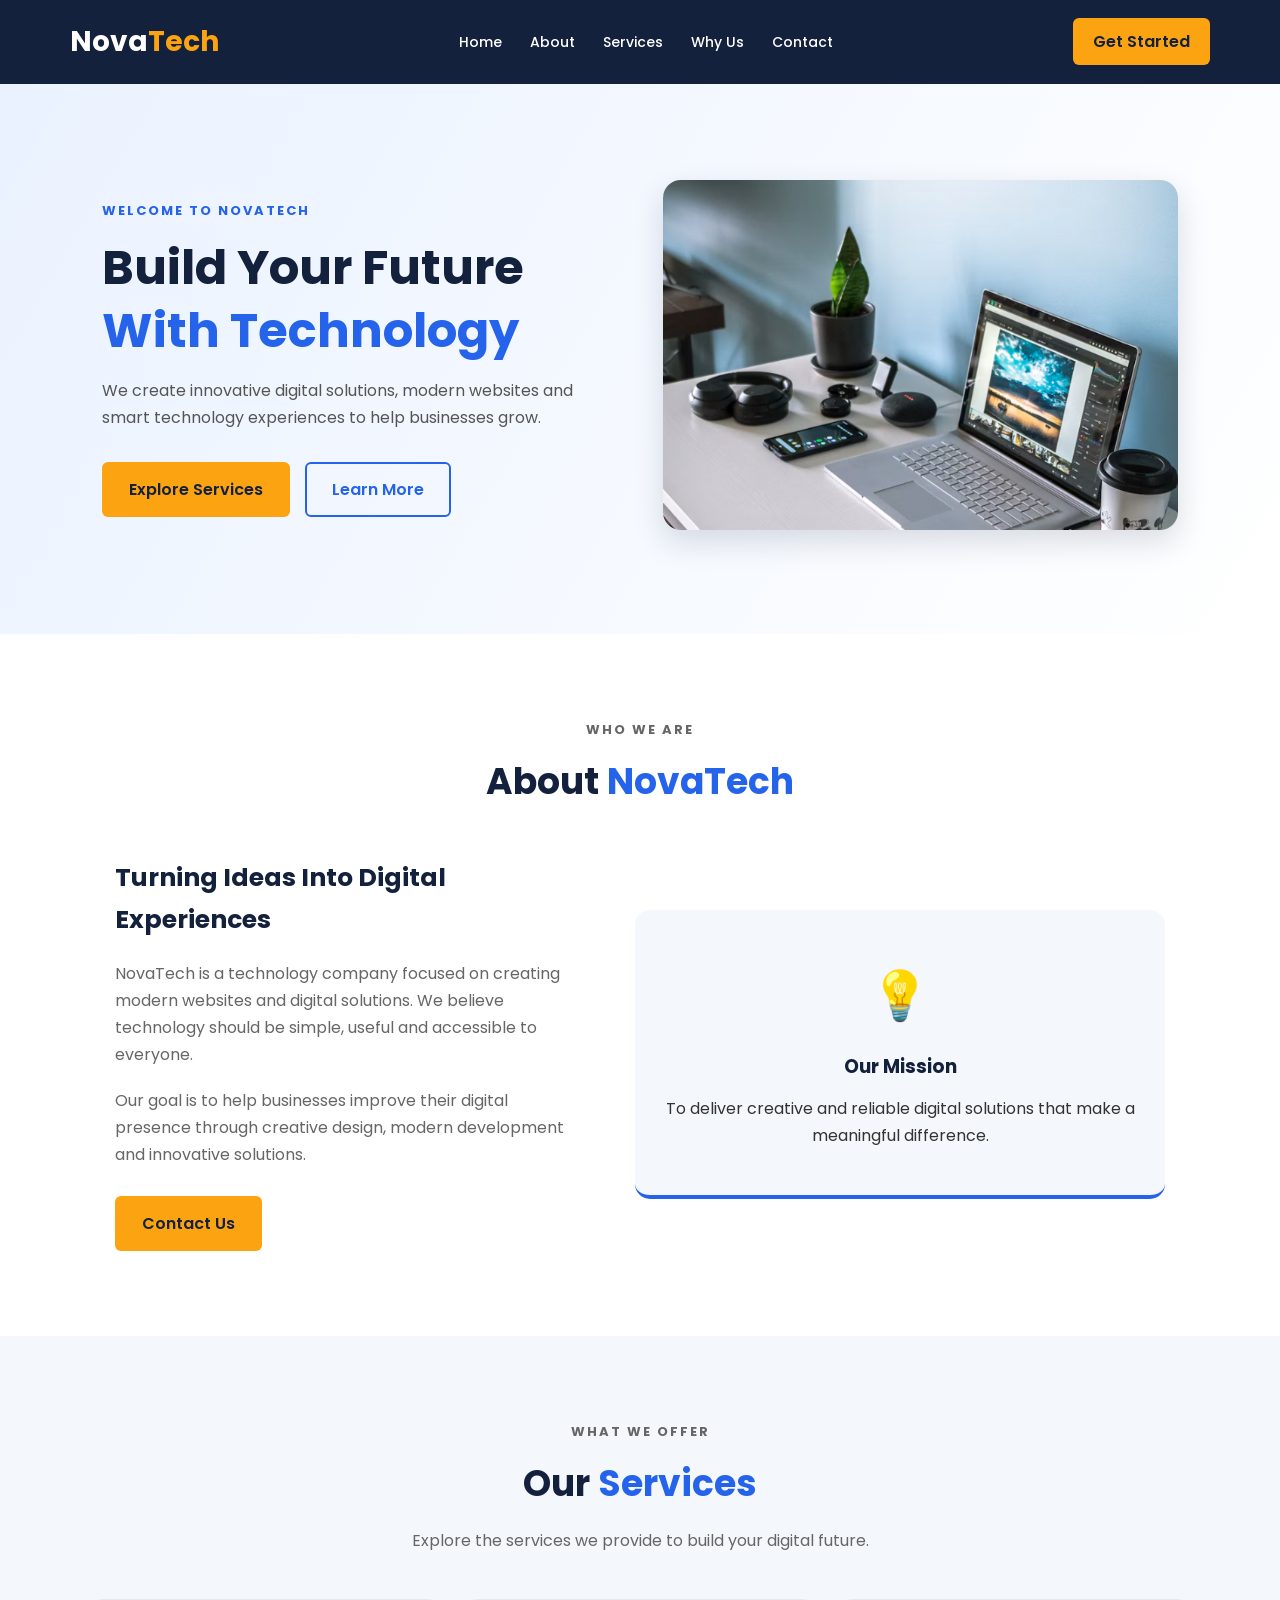
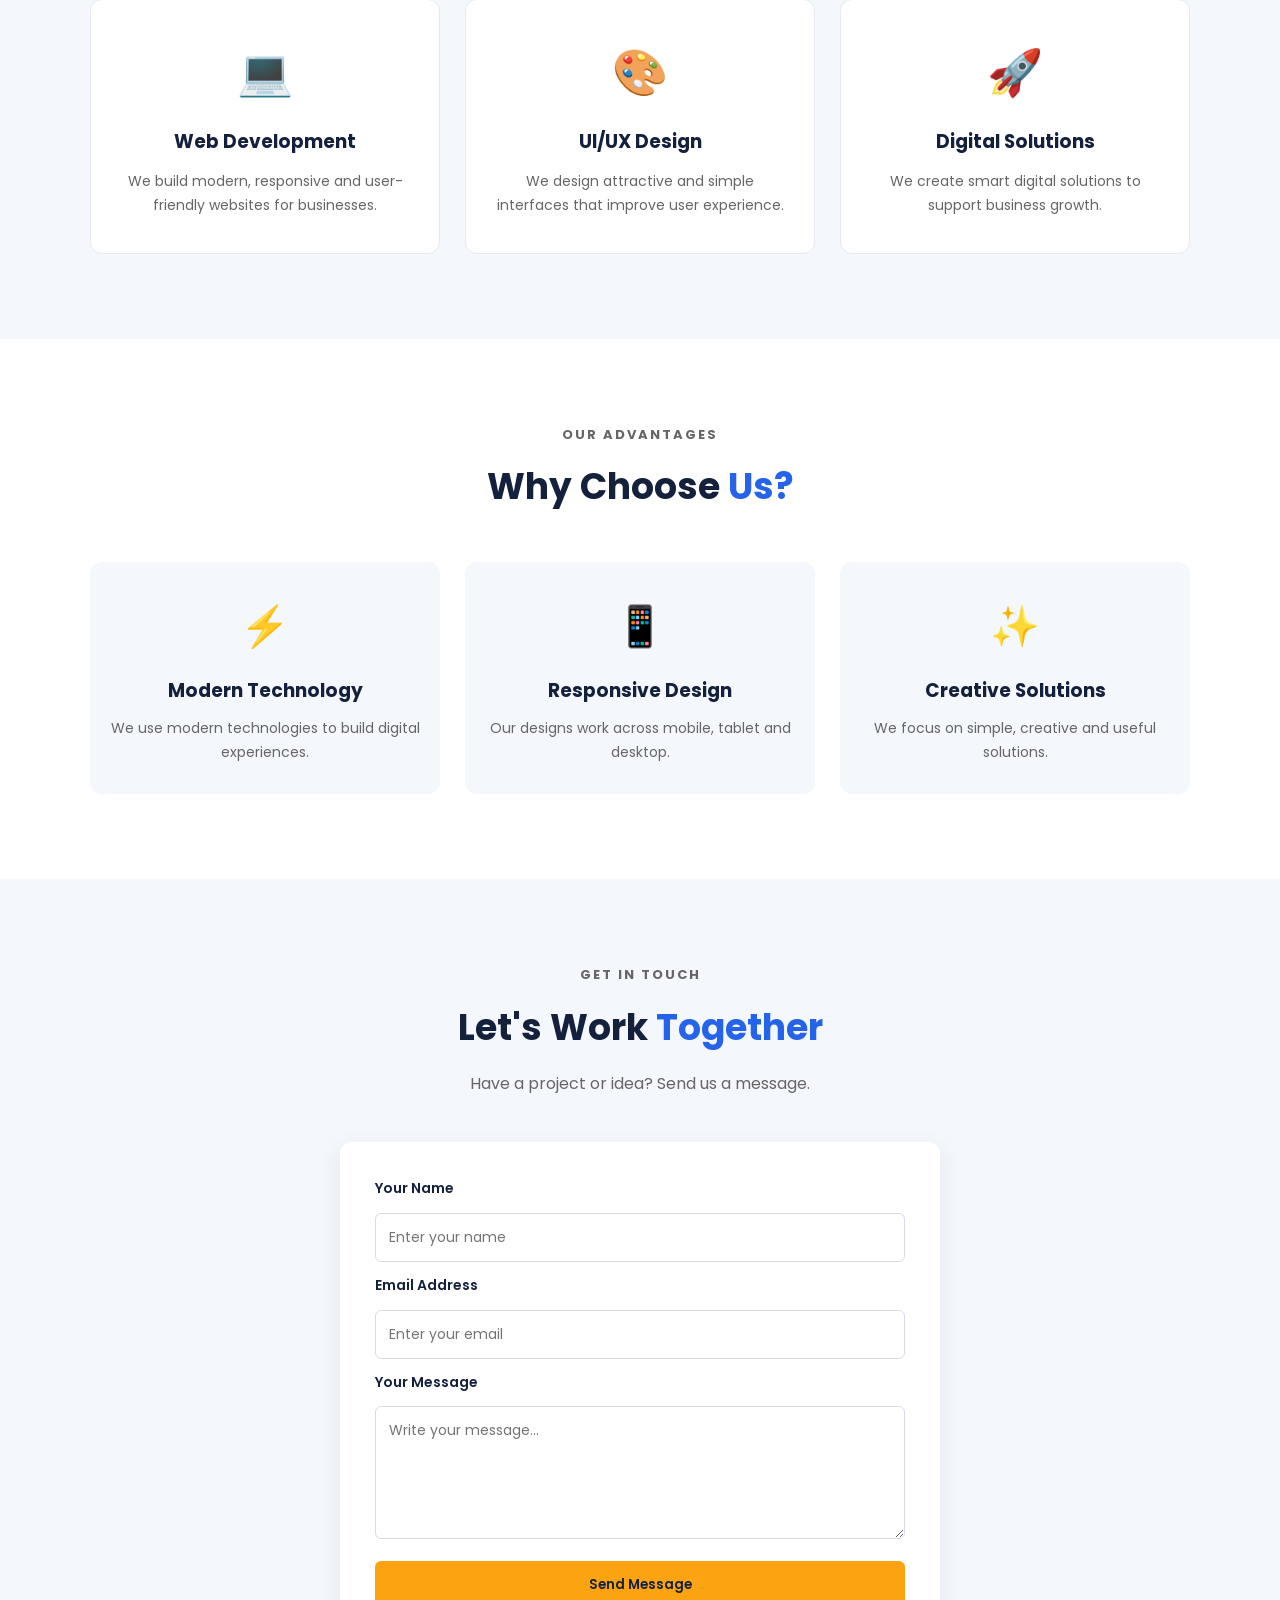
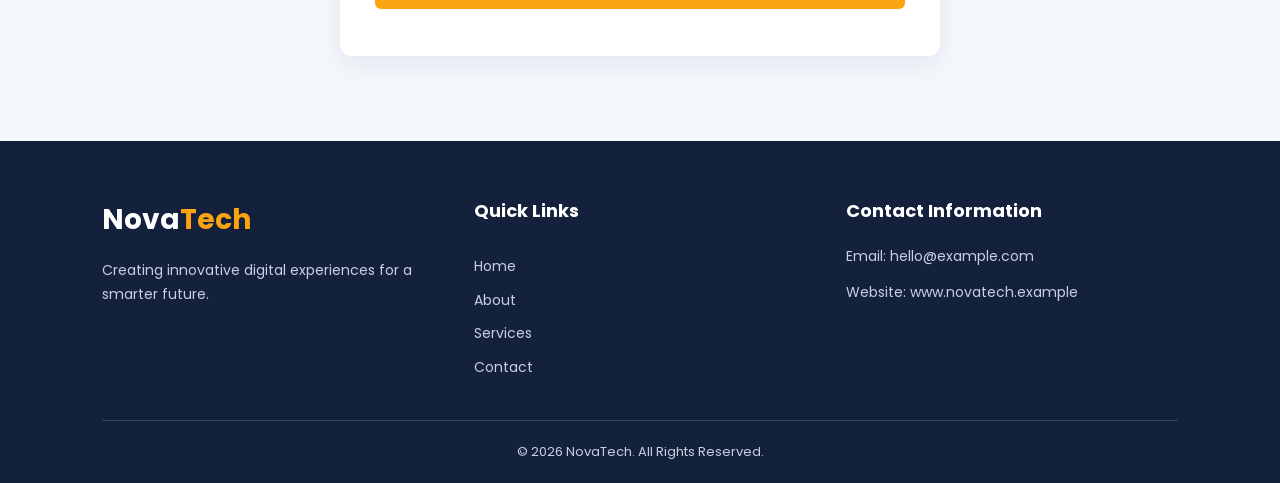
<file: Task1-Landing-Page/index.html>
<!DOCTYPE html>
<html lang="en">

<head>
    <meta charset="UTF-8">

    <meta name="viewport"
          content="width=device-width, initial-scale=1.0">

    <title>NovaTech | Technology Solutions</title>

    <!-- Google Font -->
    <link rel="preconnect" href="https://fonts.googleapis.com">
    <link rel="preconnect" href="https://fonts.gstatic.com" crossorigin>
    <link href="https://fonts.googleapis.com/css2?family=Poppins:wght@300;400;500;600;700;800&display=swap"
          rel="stylesheet">

    <!-- CSS file -->
    <link rel="stylesheet" href="style.css">
</head>

<body>

    <!-- NAVIGATION BAR -->
    <header>
        <nav class="navbar">

            <a href="#home" class="logo">
                Nova<span>Tech</span>
            </a>

            <ul class="nav-links">
                <li><a href="#home">Home</a></li>
                <li><a href="#about">About</a></li>
                <li><a href="#services">Services</a></li>
                <li><a href="#why-us">Why Us</a></li>
                <li><a href="#contact">Contact</a></li>
            </ul>

            <a href="#contact" class="nav-btn">
                Get Started
            </a>

        </nav>
    </header>


    <main>

        <!-- HERO SECTION -->
        <section id="home" class="hero">

            <div class="hero-content">

                <p class="small-heading">
                    WELCOME TO NOVATECH
                </p>

                <h1>
                    Build Your Future
                    <span>With Technology</span>
                </h1>

                <p class="hero-description">
                    We create innovative digital solutions,
                    modern websites and smart technology
                    experiences to help businesses grow.
                </p>

                <div class="hero-buttons">

                    <a href="#services" class="btn primary-btn">
                        Explore Services
                    </a>

                    <a href="#about" class="btn secondary-btn">
                        Learn More
                    </a>

                </div>

            </div>

            <div class="hero-image">

                <img src="images/hero.png"
                     alt="Modern technology and web development illustration">

            </div>

        </section>


        <!-- ABOUT SECTION -->
        <section id="about" class="about section">

            <div class="section-heading">
                <p class="small-heading">WHO WE ARE</p>
                <h2>About <span>NovaTech</span></h2>
            </div>

            <div class="about-content">

                <div class="about-text">

                    <h3>Turning Ideas Into Digital Experiences</h3>

                    <p>
                        NovaTech is a technology company focused
                        on creating modern websites and digital
                        solutions. We believe technology should
                        be simple, useful and accessible to everyone.
                    </p>

                    <p>
                        Our goal is to help businesses improve
                        their digital presence through creative
                        design, modern development and innovative
                        solutions.
                    </p>

                    <a href="#contact" class="btn primary-btn">
                        Contact Us
                    </a>

                </div>

                <div class="about-box">

                    <div class="about-icon">💡</div>

                    <h3>Our Mission</h3>

                    <p>
                        To deliver creative and reliable
                        digital solutions that make a
                        meaningful difference.
                    </p>

                </div>

            </div>

        </section>


        <!-- SERVICES SECTION -->
        <section id="services" class="services section">

            <div class="section-heading">

                <p class="small-heading">WHAT WE OFFER</p>

                <h2>Our <span>Services</span></h2>

                <p>
                    Explore the services we provide
                    to build your digital future.
                </p>

            </div>


            <div class="service-container">

                <div class="service-card">

                    <div class="service-icon">💻</div>

                    <h3>Web Development</h3>

                    <p>
                        We build modern, responsive and
                        user-friendly websites for businesses.
                    </p>

                </div>


                <div class="service-card">

                    <div class="service-icon">🎨</div>

                    <h3>UI/UX Design</h3>

                    <p>
                        We design attractive and simple
                        interfaces that improve user experience.
                    </p>

                </div>


                <div class="service-card">

                    <div class="service-icon">🚀</div>

                    <h3>Digital Solutions</h3>

                    <p>
                        We create smart digital solutions
                        to support business growth.
                    </p>

                </div>

            </div>

        </section>


        <!-- WHY CHOOSE US SECTION -->
        <section id="why-us" class="why-us section">

            <div class="section-heading">

                <p class="small-heading">OUR ADVANTAGES</p>

                <h2>Why Choose <span>Us?</span></h2>

            </div>


            <div class="features-container">

                <div class="feature">
                    <div class="feature-icon">⚡</div>
                    <h3>Modern Technology</h3>
                    <p>We use modern technologies to build digital experiences.</p>
                </div>

                <div class="feature">
                    <div class="feature-icon">📱</div>
                    <h3>Responsive Design</h3>
                    <p>Our designs work across mobile, tablet and desktop.</p>
                </div>

                <div class="feature">
                    <div class="feature-icon">✨</div>
                    <h3>Creative Solutions</h3>
                    <p>We focus on simple, creative and useful solutions.</p>
                </div>

            </div>

        </section>


        <!-- CONTACT SECTION -->
        <section id="contact" class="contact section">

            <div class="section-heading">

                <p class="small-heading">GET IN TOUCH</p>

                <h2>Let's Work <span>Together</span></h2>

                <p>
                    Have a project or idea?
                    Send us a message.
                </p>

            </div>


            <form class="contact-form" id="contactForm">

                <label for="name">Your Name</label>

                <input type="text"
                       id="name"
                       placeholder="Enter your name"
                       required>


                <label for="email">Email Address</label>

                <input type="email"
                       id="email"
                       placeholder="Enter your email"
                       required>


                <label for="message">Your Message</label>

                <textarea id="message"
                          rows="5"
                          placeholder="Write your message..."
                          required></textarea>


                <button type="submit" class="btn primary-btn">
                    Send Message
                </button>

                <p id="formMessage" class="form-message"
                   aria-live="polite"></p>

            </form>

        </section>

    </main>


    <!-- FOOTER -->
    <footer class="footer">

        <div class="footer-content">

            <div class="footer-about">

                <a href="#home" class="logo">
                    Nova<span>Tech</span>
                </a>

                <p>
                    Creating innovative digital experiences
                    for a smarter future.
                </p>

            </div>


            <div class="footer-links">

                <h3>Quick Links</h3>

                <a href="#home">Home</a>
                <a href="#about">About</a>
                <a href="#services">Services</a>
                <a href="#contact">Contact</a>

            </div>


            <div class="footer-contact">

                <h3>Contact Information</h3>

                <p>Email: hello@example.com</p>

                <p>Website: www.novatech.example</p>

            </div>

        </div>


        <div class="copyright">

            <p>
                &copy; 2026 NovaTech.
                All Rights Reserved.
            </p>

        </div>

    </footer>


    <!-- JAVASCRIPT -->
    <script>

        const contactForm =
            document.getElementById("contactForm");

        const formMessage =
            document.getElementById("formMessage");

        contactForm.addEventListener("submit", function(event) {

            event.preventDefault();

            formMessage.textContent =
                "Thank you! Your form has been filled successfully.";

            contactForm.reset();

        });

    </script>

</body>
</html>
</file>
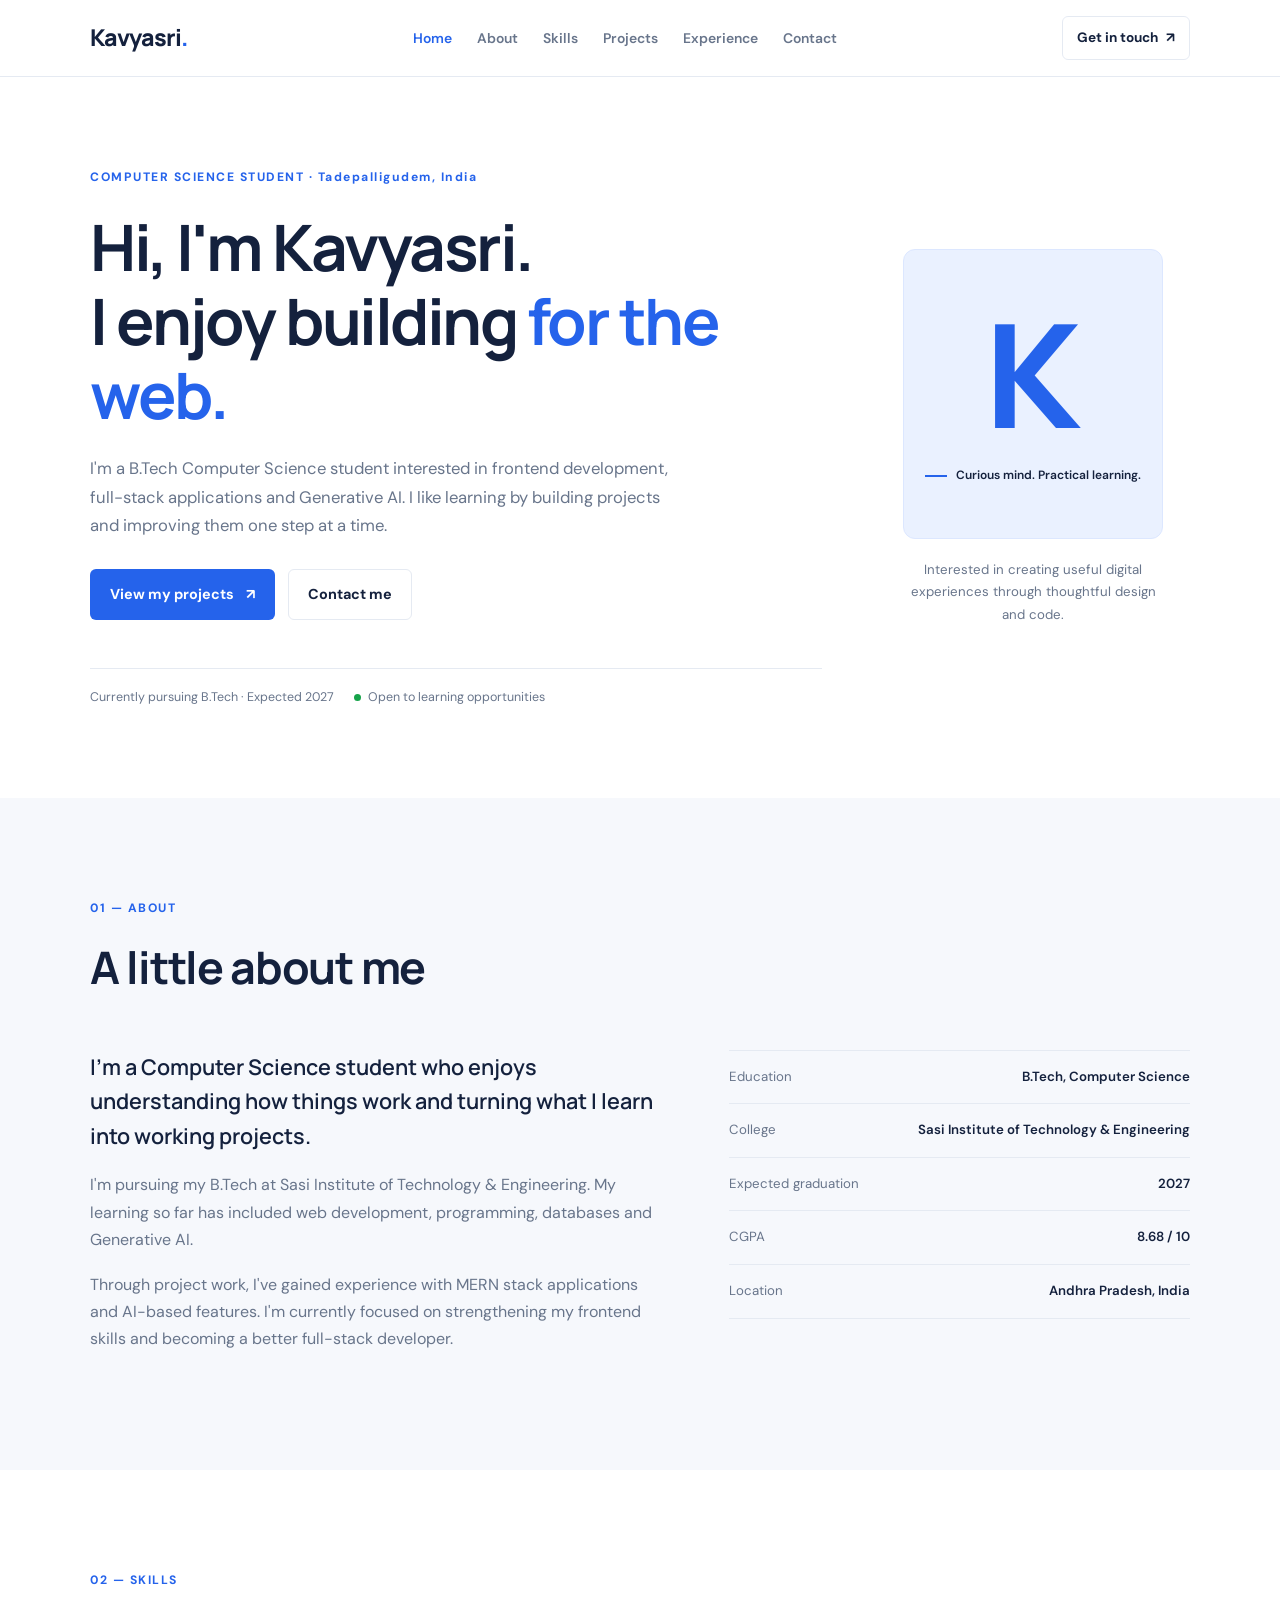
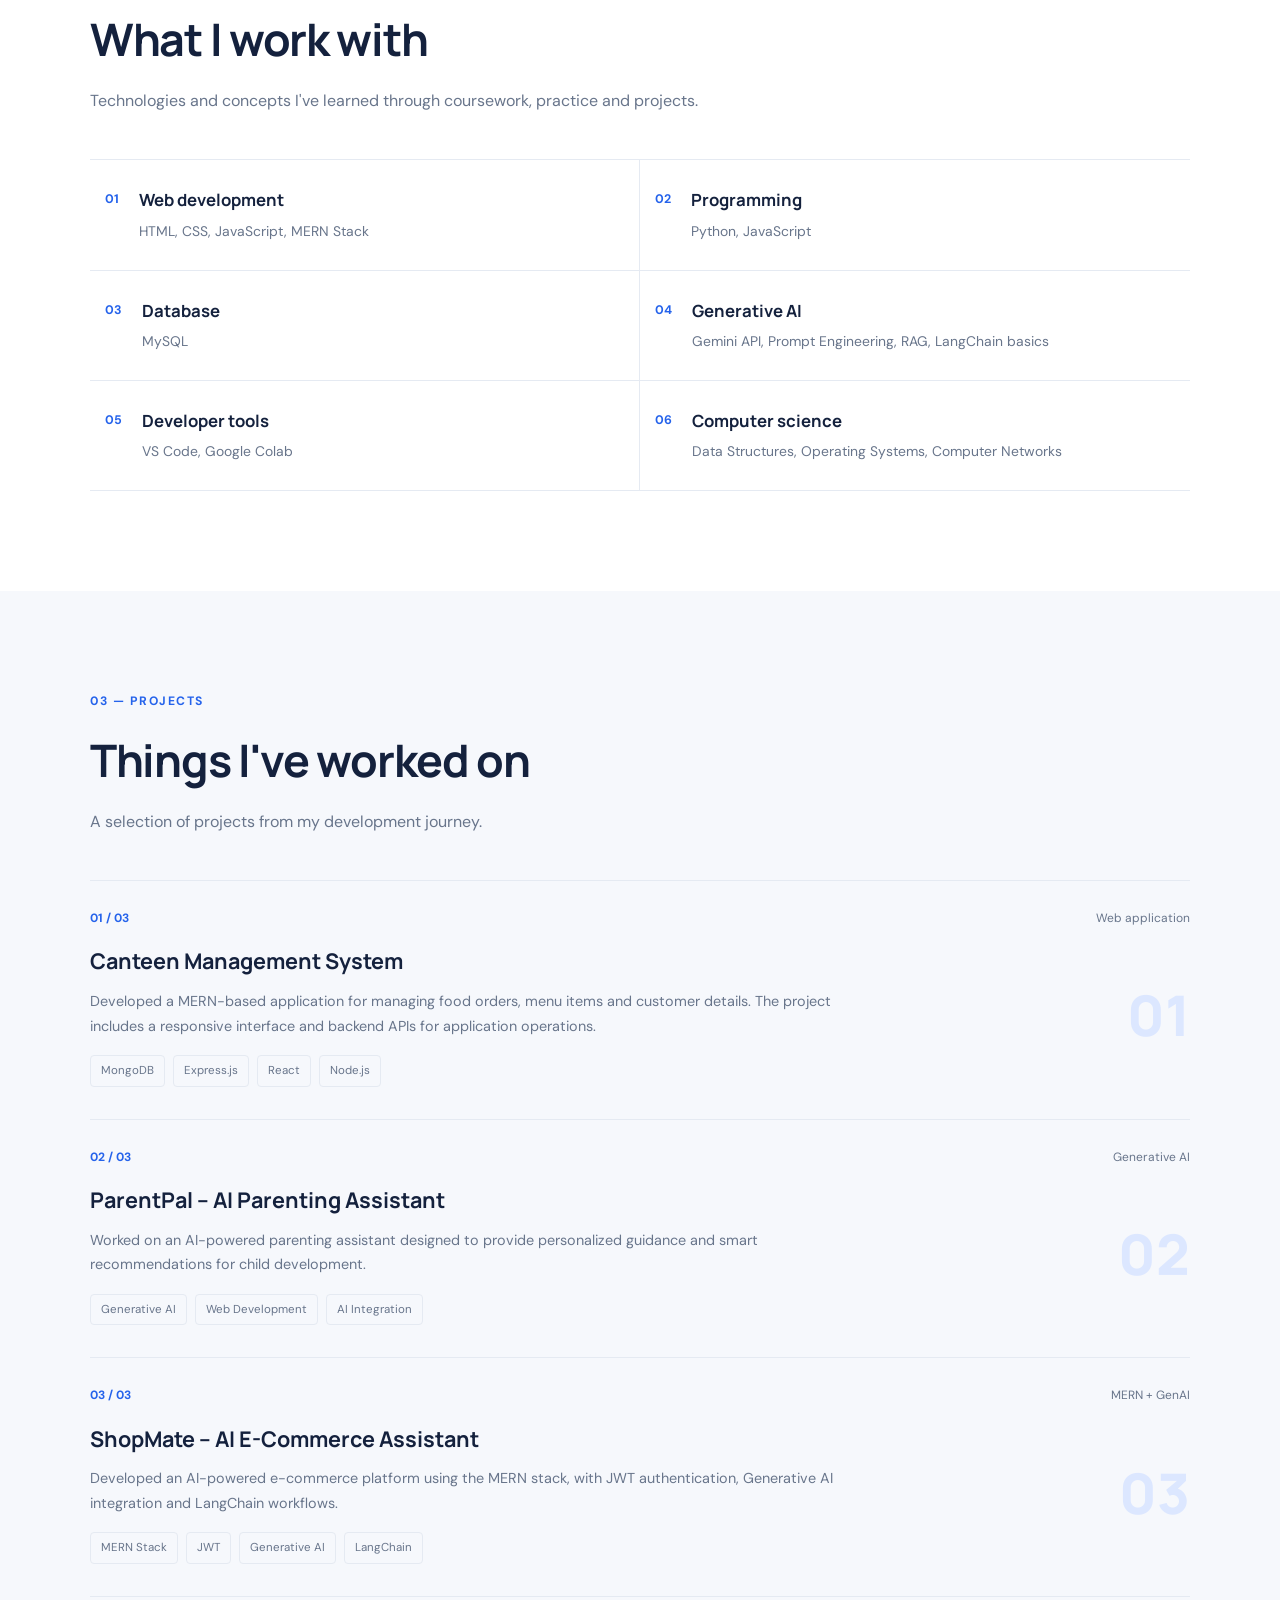
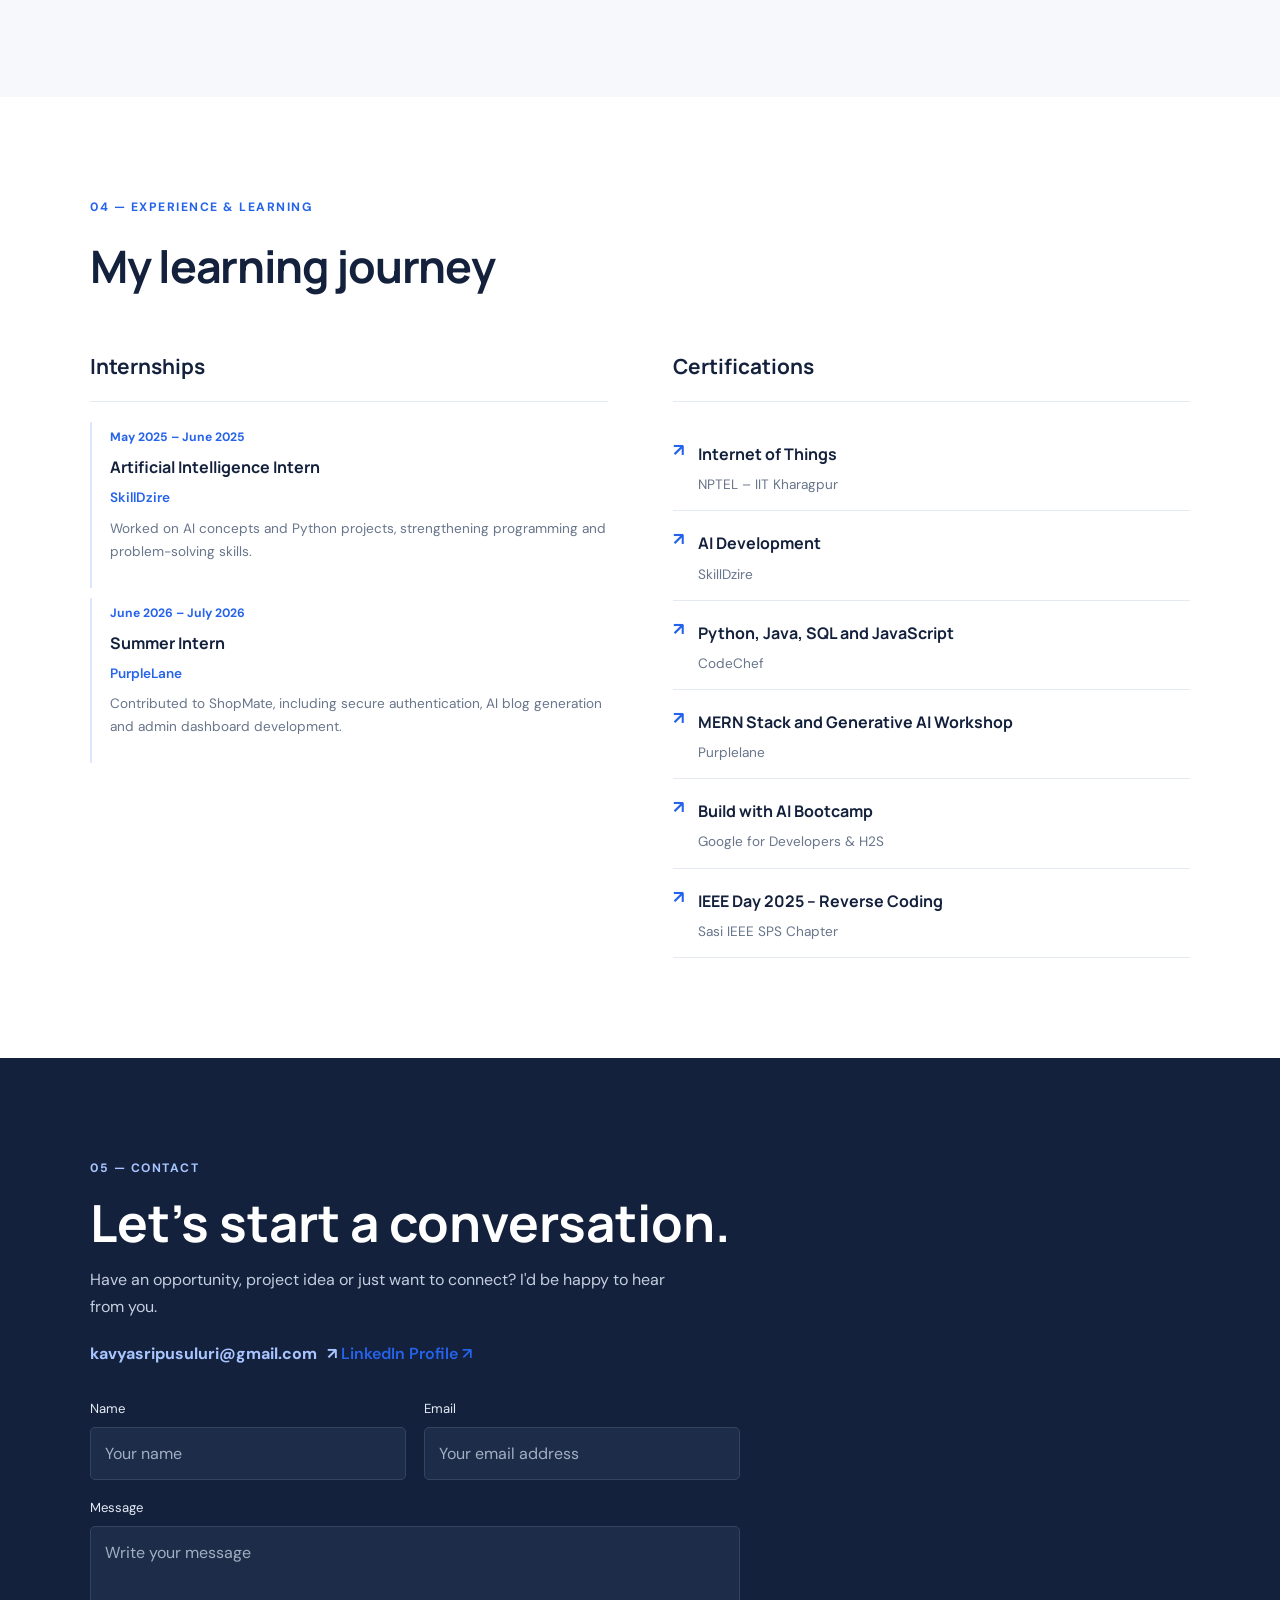
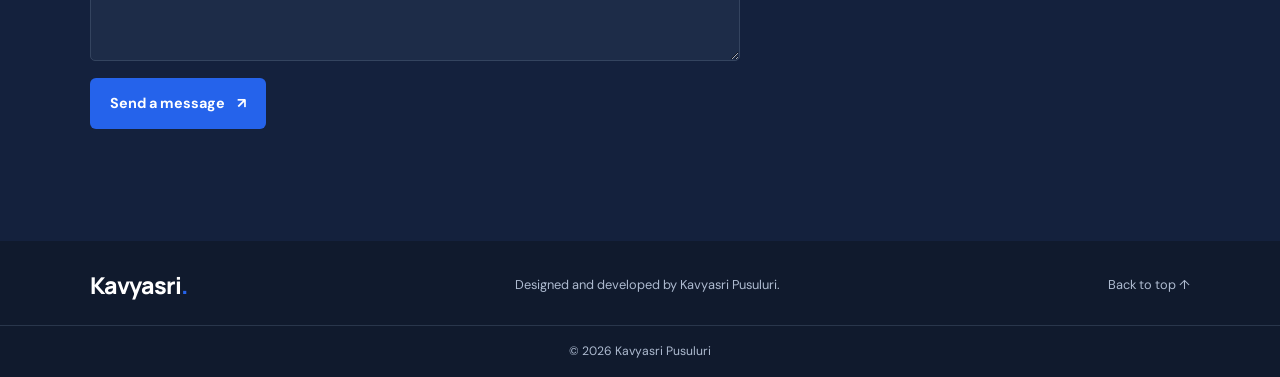
<file: Task2-Portfolio/index.html>
<!DOCTYPE html>
<html lang="en">
<head>
    <meta charset="UTF-8">
    <meta name="viewport" content="width=device-width, initial-scale=1.0">
    <meta name="description" content="Portfolio of Kavyasri Pusuluri, Computer Science student interested in web development and Generative AI.">
    <title>Kavyasri Pusuluri | Portfolio</title>

    <link rel="preconnect" href="https://fonts.googleapis.com">
    <link rel="preconnect" href="https://fonts.gstatic.com" crossorigin>
    <link href="https://fonts.googleapis.com/css2?family=DM+Sans:wght@400;500;600;700&family=Manrope:wght@400;500;600;700;800&display=swap" rel="stylesheet">

    <link rel="stylesheet" href="style.css">
</head>
<body>

    <!-- Navigation -->
    <header class="site-header">
        <nav class="navbar container">
            <a href="#home" class="logo">Kavyasri<span>.</span></a>

            <button class="menu-toggle" id="menuToggle"
                aria-label="Toggle navigation" aria-expanded="false">
                <span></span>
                <span></span>
                <span></span>
            </button>

            <ul class="nav-links" id="navLinks">
                <li><a href="#home" class="nav-link active">Home</a></li>
                <li><a href="#about" class="nav-link">About</a></li>
                <li><a href="#skills" class="nav-link">Skills</a></li>
                <li><a href="#projects" class="nav-link">Projects</a></li>
                <li><a href="#experience" class="nav-link">Experience</a></li>
                <li><a href="#contact" class="nav-link">Contact</a></li>
            </ul>

            <a href="mailto:kavyasripusuluri@gmail.com" class="header-contact">
                Get in touch <span>↗</span>
            </a>
        </nav>
    </header>

    <main>

        <!-- Hero -->
        <section class="hero container" id="home">
            <div class="hero-content reveal">
                <p class="intro-label">COMPUTER SCIENCE STUDENT · Tadepalligudem, India</p>

                <h1>
                    Hi, I'm Kavyasri.<br>
                    I enjoy building <span>for the web.</span>
                </h1>

                <p class="hero-description">
                    I'm a B.Tech Computer Science student interested in
                    frontend development, full-stack applications and
                    Generative AI. I like learning by building projects
                    and improving them one step at a time.
                </p>

                <div class="hero-actions">
                    <a href="#projects" class="button button-primary">
                        View my projects <span>↗</span>
                    </a>
                    <a href="#contact" class="button button-secondary">
                        Contact me
                    </a>
                </div>

                <div class="hero-bottom">
                    <span>Currently pursuing B.Tech · Expected 2027</span>
                    <span class="availability">
                        <span class="availability-dot"></span>
                        Open to learning opportunities
                    </span>
                </div>
            </div>

            <div class="hero-side reveal">
                <div class="initial-card">
                    <span class="initial">K</span>
                    <div class="initial-caption">
                        <span class="caption-line"></span>
                        <p>Curious mind. Practical learning.</p>
                    </div>
                </div>
                <p class="side-note">
                    Interested in creating useful digital experiences
                    through thoughtful design and code.
                </p>
            </div>
        </section>

        <!-- About -->
        <section class="section section-soft" id="about">
            <div class="container">
                <div class="section-heading reveal">
                    <p class="section-number">01 — ABOUT</p>
                    <h2>A little about me</h2>
                </div>

                <div class="about-layout">
                    <div class="about-copy reveal">
                        <p class="large-copy">
                            I'm a Computer Science student who enjoys
                            understanding how things work and turning
                            what I learn into working projects.
                        </p>

                        <p>
                            I'm pursuing my B.Tech at Sasi Institute of
                            Technology & Engineering. My learning so far
                            has included web development, programming,
                            databases and Generative AI.
                        </p>

                        <p>
                            Through project work, I've gained experience
                            with MERN stack applications and AI-based
                            features. I'm currently focused on strengthening
                            my frontend skills and becoming a better
                            full-stack developer.
                        </p>
                    </div>

                    <div class="about-details reveal">
                        <div class="detail-row">
                            <span>Education</span>
                            <strong>B.Tech, Computer Science</strong>
                        </div>
                        <div class="detail-row">
                            <span>College</span>
                            <strong>Sasi Institute of Technology & Engineering</strong>
                        </div>
                        <div class="detail-row">
                            <span>Expected graduation</span>
                            <strong>2027</strong>
                        </div>
                        <div class="detail-row">
                            <span>CGPA</span>
                            <strong>8.68 / 10</strong>
                        </div>
                        <div class="detail-row">
                            <span>Location</span>
                            <strong>Andhra Pradesh, India</strong>
                        </div>
                    </div>
                </div>
            </div>
        </section>

        <!-- Skills -->
        <section class="section" id="skills">
            <div class="container">
                <div class="section-heading reveal">
                    <p class="section-number">02 — SKILLS</p>
                    <h2>What I work with</h2>
                    <p class="section-intro">
                        Technologies and concepts I've learned through
                        coursework, practice and projects.
                    </p>
                </div>

                <div class="skills-layout">

                    <div class="skill-group reveal">
                        <span class="skill-index">01</span>
                        <div>
                            <h3>Web development</h3>
                            <p>HTML, CSS, JavaScript, MERN Stack</p>
                        </div>
                    </div>

                    <div class="skill-group reveal">
                        <span class="skill-index">02</span>
                        <div>
                            <h3>Programming</h3>
                            <p>Python, JavaScript</p>
                        </div>
                    </div>

                    <div class="skill-group reveal">
                        <span class="skill-index">03</span>
                        <div>
                            <h3>Database</h3>
                            <p>MySQL</p>
                        </div>
                    </div>

                    <div class="skill-group reveal">
                        <span class="skill-index">04</span>
                        <div>
                            <h3>Generative AI</h3>
                            <p>Gemini API, Prompt Engineering, RAG, LangChain basics</p>
                        </div>
                    </div>

                    <div class="skill-group reveal">
                        <span class="skill-index">05</span>
                        <div>
                            <h3>Developer tools</h3>
                            <p>VS Code, Google Colab</p>
                        </div>
                    </div>

                    <div class="skill-group reveal">
                        <span class="skill-index">06</span>
                        <div>
                            <h3>Computer science</h3>
                            <p>Data Structures, Operating Systems, Computer Networks</p>
                        </div>
                    </div>

                </div>
            </div>
        </section>

        <!-- Projects -->
        <section class="section section-soft" id="projects">
            <div class="container">
                <div class="section-heading reveal">
                    <p class="section-number">03 — PROJECTS</p>
                    <h2>Things I've worked on</h2>
                    <p class="section-intro">
                        A selection of projects from my development journey.
                    </p>
                </div>

                <div class="projects-list">

                    <article class="project-card reveal">
                        <div class="project-top">
                            <span class="project-count">01 / 03</span>
                            <span class="project-type">Web application</span>
                        </div>
                        <div class="project-body">
                            <div>
                                <h3>Canteen Management System</h3>
                                <p>
                                    Developed a MERN-based application for
                                    managing food orders, menu items and
                                    customer details. The project includes
                                    a responsive interface and backend APIs
                                    for application operations.
                                </p>
                                <div class="tag-list">
                                    <span>MongoDB</span>
                                    <span>Express.js</span>
                                    <span>React</span>
                                    <span>Node.js</span>
                                </div>
                            </div>
                            <div class="project-symbol">01</div>
                        </div>
                    </article>

                    <article class="project-card reveal">
                        <div class="project-top">
                            <span class="project-count">02 / 03</span>
                            <span class="project-type">Generative AI</span>
                        </div>
                        <div class="project-body">
                            <div>
                                <h3>ParentPal – AI Parenting Assistant</h3>
                                <p>
                                    Worked on an AI-powered parenting
                                    assistant designed to provide
                                    personalized guidance and smart
                                    recommendations for child development.
                                </p>
                                <div class="tag-list">
                                    <span>Generative AI</span>
                                    <span>Web Development</span>
                                    <span>AI Integration</span>
                                </div>
                            </div>
                            <div class="project-symbol">02</div>
                        </div>
                    </article>

                    <article class="project-card reveal">
                        <div class="project-top">
                            <span class="project-count">03 / 03</span>
                            <span class="project-type">MERN + GenAI</span>
                        </div>
                        <div class="project-body">
                            <div>
                                <h3>ShopMate – AI E-Commerce Assistant</h3>
                                <p>
                                    Developed an AI-powered e-commerce
                                    platform using the MERN stack, with
                                    JWT authentication, Generative AI
                                    integration and LangChain workflows.
                                </p>
                                <div class="tag-list">
                                    <span>MERN Stack</span>
                                    <span>JWT</span>
                                    <span>Generative AI</span>
                                    <span>LangChain</span>
                                </div>
                            </div>
                            <div class="project-symbol">03</div>
                        </div>
                    </article>

                </div>
            </div>
        </section>

        <!-- Experience and certifications -->
        <section class="section" id="experience">
            <div class="container">
                <div class="section-heading reveal">
                    <p class="section-number">04 — EXPERIENCE & LEARNING</p>
                    <h2>My learning journey</h2>
                </div>

                <div class="experience-layout">

                    <div class="experience-column reveal">
                        <h3 class="column-heading">Internships</h3>

                        <div class="experience-item">
                            <span class="date">May 2025 – June 2025</span>
                            <h4>Artificial Intelligence Intern</h4>
                            <p class="organization">SkillDzire</p>
                            <p>
                                Worked on AI concepts and Python projects,
                                strengthening programming and problem-solving skills.
                            </p>
                        </div>

                        <div class="experience-item">
                            <span class="date">June 2026 – July 2026</span>
                            <h4>Summer Intern</h4>
                            <p class="organization">PurpleLane</p>
                            <p>
                                Contributed to ShopMate, including secure
                                authentication, AI blog generation and
                                admin dashboard development.
                            </p>
                        </div>
                    </div>

                    <div class="experience-column reveal">
                        <h3 class="column-heading">Certifications</h3>

                        <div class="certificate-item">
                            <span class="certificate-mark">↗</span>
                            <div>
                                <h4>Internet of Things</h4>
                                <p>NPTEL – IIT Kharagpur</p>
                            </div>
                        </div>

                        <div class="certificate-item">
                            <span class="certificate-mark">↗</span>
                            <div>
                                <h4>AI Development</h4>
                                <p>SkillDzire</p>
                            </div>
                        </div>

                        <div class="certificate-item">
                            <span class="certificate-mark">↗</span>
                            <div>
                                <h4>Python, Java, SQL and JavaScript</h4>
                                <p>CodeChef</p>
                            </div>
                        </div>

                        <div class="certificate-item">
                            <span class="certificate-mark">↗</span>
                            <div>
                                <h4>MERN Stack and Generative AI Workshop</h4>
                                <p>Purplelane</p>
                            </div>
                        </div>

                        <div class="certificate-item">
                            <span class="certificate-mark">↗</span>
                            <div>
                                <h4>Build with AI Bootcamp</h4>
                                <p>Google for Developers & H2S</p>
                            </div>
                        </div>

                        <div class="certificate-item">
                            <span class="certificate-mark">↗</span>
                            <div>
                                <h4>IEEE Day 2025 – Reverse Coding</h4>
                                <p>Sasi IEEE SPS Chapter</p>
                            </div>
                        </div>
                    </div>

                </div>
            </div>
        </section>

        <!-- Contact -->
        <section class="section contact-section" id="contact">
            <div class="container">
                <div class="contact-content reveal">
                    <p class="section-number">05 — CONTACT</p>
                    <h2>Let's start a conversation.</h2>
                    <p>
                        Have an opportunity, project idea or just want
                        to connect? I'd be happy to hear from you.
                    </p>

                    <a class="email-link"
                       href="mailto:kavyasripusuluri@gmail.com">
                        kavyasripusuluri@gmail.com <span>↗</span>
                    </a>

                    <a
                        href="https://www.linkedin.com/in/pusuluri-kavya-sri/"
                        target="_blank"
                        rel="noopener noreferrer"
                        class="linkedin-link"
                    >
                        LinkedIn Profile ↗
                    </a>


                    <form id="contactForm" class="contact-form">
                        <div class="form-row">
                            <div class="form-field">
                                <label for="name">Name</label>
                                <input type="text" id="name" name="name"
                                    placeholder="Your name" required>
                            </div>

                            <div class="form-field">
                                <label for="email">Email</label>
                                <input type="email" id="email" name="email"
                                    placeholder="Your email address" required>
                            </div>
                        </div>

                        <div class="form-field">
                            <label for="message">Message</label>
                            <textarea id="message" name="message"
                                rows="4" placeholder="Write your message"
                                required></textarea>
                        </div>

                        <button type="submit" class="button button-primary">
                            Send a message <span>↗</span>
                        </button>

                        <p id="formMessage" class="form-message"
                           aria-live="polite"></p>
                    </form>
                </div>
            </div>
        </section>

    </main>

    <!-- Footer -->
    <footer class="footer">
        <div class="container footer-inner">
            <a href="#home" class="logo">Kavyasri<span>.</span></a>
            <p>Designed and developed by Kavyasri Pusuluri.</p>
            <a href="#home" class="back-to-top">Back to top ↑</a>
        </div>
        <div class="copyright">
            © 2026 Kavyasri Pusuluri
        </div>
    </footer>

    <script src="script.js"></script>
</body>
</html>
</file>
<file: Task1-Landing-Page/style.css>
/* =================================
   1. GLOBAL STYLING
================================= */

* {
    margin: 0;
    padding: 0;
    box-sizing: border-box;
}

html {
    scroll-behavior: smooth;
}

body {
    font-family: 'Poppins', sans-serif;
    color: #333333;
    background-color: #FFFFFF;
    line-height: 1.7;
}

:root {
    --navy: #14213D;
    --blue: #2563EB;
    --light-blue: #C7DDFF;
    --orange: #FCA311;
    --white: #FFFFFF;
    --light-bg: #F4F7FC;
}

::selection {
    background-color: var(--light-blue);
    color: var(--navy);
}

section {
    scroll-margin-top: 85px;
}

a {
    text-decoration: none;
}


/* =================================
   2. NAVIGATION BAR
================================= */

header {
    background-color: var(--navy);
    position: sticky;
    top: 0;
    z-index: 1000;
}

.navbar {
    max-width: 1200px;
    margin: auto;
    padding: 18px 30px;

    display: flex;
    justify-content: space-between;
    align-items: center;
}

.logo {
    font-size: 28px;
    font-weight: 700;
    color: var(--white);
}

.logo span {
    color: var(--orange);
}

.nav-links {
    display: flex;
    list-style: none;
    gap: 28px;
}

.nav-links a {
    color: var(--white);
    font-size: 14px;
    font-weight: 500;
    transition: color 0.3s ease;
}

.nav-links a:hover {
    color: var(--light-blue);
}

.nav-btn {
    background-color: var(--orange);
    color: var(--navy);
    padding: 10px 20px;
    border-radius: 6px;
    font-weight: 600;
    transition: all 0.3s ease;
}

.nav-btn:hover {
    background-color: var(--white);
    transform: translateY(-3px);
}


/* =================================
   3. COMMON SECTION STYLING
================================= */

.section {
    padding: 85px 30px;
}

.section-heading {
    text-align: center;
    margin-bottom: 45px;
}

.small-heading {
    color: var(--blue);
    font-size: 13px;
    font-weight: 700;
    letter-spacing: 2px;
    margin-bottom: 10px;
}

.section-heading h2 {
    color: var(--navy);
    font-size: 36px;
    margin-bottom: 12px;
}

.section-heading h2 span {
    color: var(--blue);
}

.section-heading p {
    color: #666666;
}


/* =================================
   4. HERO SECTION
================================= */

.hero {
    min-height: 550px;
    padding: 80px 8%;

    display: flex;
    justify-content: space-between;
    align-items: center;
    gap: 45px;

    background: linear-gradient(
        120deg,
        #EAF2FF,
        #FFFFFF
    );
}

.hero-content {
    flex: 1;
    max-width: 580px;
}

.hero-content h1 {
    color: var(--navy);
    font-size: 48px;
    line-height: 1.3;
    margin: 15px 0;
}

.hero-content h1 span {
    color: var(--blue);
}

.hero-description {
    color: #555555;
    font-size: 16px;
    margin-bottom: 30px;
}

.hero-buttons {
    display: flex;
    flex-wrap: wrap;
    gap: 15px;
}

.btn {
    display: inline-block;
    padding: 12px 25px;
    border-radius: 6px;
    font-weight: 600;
    border: 2px solid transparent;
    cursor: pointer;
    font-family: inherit;

    transition: all 0.3s ease;
}

.primary-btn {
    background-color: var(--orange);
    color: var(--navy);
}

.primary-btn:hover {
    background-color: #E89500;
    transform: translateY(-4px);
    box-shadow: 0 8px 18px rgba(252, 163, 17, 0.25);
}

.secondary-btn {
    border-color: var(--blue);
    color: var(--blue);
}

.secondary-btn:hover {
    background-color: var(--blue);
    color: var(--white);
    transform: translateY(-4px);
}

.hero-image {
    flex: 1;
    max-width: 520px;
}

.hero-image img {
    width: 100%;
    height: 350px;
    object-fit: cover;
    border-radius: 18px;
    box-shadow: 0 12px 30px rgba(20, 33, 61, 0.15);
    transition: transform 0.4s ease;
}

.hero-image img:hover {
    transform: scale(1.03);
}


/* =================================
   5. ABOUT SECTION
================================= */

.about {
    background-color: var(--white);
}

.about-content {
    max-width: 1050px;
    margin: auto;

    display: flex;
    align-items: center;
    gap: 50px;
}

.about-text {
    flex: 1;
}

.about-text h3 {
    color: var(--navy);
    font-size: 25px;
    margin-bottom: 18px;
}

.about-text p {
    color: #666666;
    margin-bottom: 18px;
}

.about-text .btn {
    margin-top: 10px;
}

.about-box {
    flex: 1;
    background-color: var(--light-bg);
    padding: 45px 30px;
    border-radius: 15px;
    text-align: center;
    border-bottom: 4px solid var(--blue);
    transition: all 0.3s ease;
}

.about-box:hover {
    transform: translateY(-8px);
    box-shadow: 0 12px 25px rgba(20, 33, 61, 0.1);
}

.about-icon {
    font-size: 48px;
    margin-bottom: 15px;
}

.about-box h3 {
    color: var(--navy);
    margin-bottom: 12px;
}


/* =================================
   6. SERVICES SECTION
================================= */

.services {
    background-color: var(--light-bg);
}

.service-container {
    max-width: 1100px;
    margin: auto;

    display: grid;
    grid-template-columns: repeat(3, 1fr);
    gap: 25px;
}

.service-card {
    background-color: var(--white);
    padding: 35px 25px;
    border-radius: 12px;
    text-align: center;

    border: 1px solid #E5EAF2;

    transition: all 0.3s ease;
}

.service-card:hover {
    transform: translateY(-10px);
    border-color: var(--blue);
    box-shadow: 0 12px 25px rgba(20, 33, 61, 0.12);
}

.service-icon {
    font-size: 45px;
    margin-bottom: 15px;
}

.service-card h3 {
    color: var(--navy);
    margin-bottom: 12px;
}

.service-card p {
    color: #666666;
    font-size: 14px;
}


/* =================================
   7. WHY CHOOSE US SECTION
================================= */

.why-us {
    background-color: var(--white);
}

.features-container {
    max-width: 1100px;
    margin: auto;

    display: grid;
    grid-template-columns: repeat(3, 1fr);
    gap: 25px;
}

.feature {
    text-align: center;
    padding: 30px 20px;
    border-radius: 12px;
    background-color: var(--light-bg);
    transition: all 0.3s ease;
}

.feature:hover {
    transform: translateY(-7px);
    background-color: #EAF2FF;
}

.feature-icon {
    font-size: 40px;
    margin-bottom: 15px;
}

.feature h3 {
    color: var(--navy);
    margin-bottom: 10px;
}

.feature p {
    color: #666666;
    font-size: 14px;
}


/* =================================
   8. CONTACT SECTION
================================= */

.contact {
    background-color: var(--light-bg);
}

.contact-form {
    max-width: 600px;
    margin: auto;

    background-color: var(--white);
    padding: 35px;
    border-radius: 12px;

    box-shadow: 0 8px 25px rgba(20, 33, 61, 0.08);

    display: flex;
    flex-direction: column;
    gap: 12px;
}

.contact-form label {
    color: var(--navy);
    font-weight: 600;
    font-size: 14px;
}

.contact-form input,
.contact-form textarea {
    width: 100%;
    padding: 13px;
    border: 1px solid #D5DCE8;
    border-radius: 6px;

    font-family: inherit;
    font-size: 14px;

    outline: none;
    transition: border-color 0.3s ease;
}

.contact-form input:focus,
.contact-form textarea:focus {
    border-color: var(--blue);
}

.contact-form textarea {
    resize: vertical;
}

.contact-form button {
    margin-top: 10px;
}

.form-message {
    color: var(--blue);
    font-size: 14px;
    text-align: center;
}


/* =================================
   9. FOOTER
================================= */

.footer {
    background-color: var(--navy);
    color: var(--white);
    padding: 55px 8% 20px;
}

.footer-content {
    max-width: 1100px;
    margin: auto;

    display: grid;
    grid-template-columns: repeat(3, 1fr);
    gap: 40px;
}

.footer-about p {
    color: #C7D0E0;
    margin-top: 15px;
    font-size: 14px;
}

.footer h3 {
    margin-bottom: 18px;
    font-size: 18px;
}

.footer-links {
    display: flex;
    flex-direction: column;
    gap: 10px;
}

.footer-links a {
    color: #C7D0E0;
    font-size: 14px;
    transition: color 0.3s ease;
}

.footer-links a:hover {
    color: var(--light-blue);
}

.footer-contact p {
    color: #C7D0E0;
    font-size: 14px;
    margin-bottom: 12px;
}

.copyright {
    text-align: center;
    border-top: 1px solid #39445B;
    margin-top: 40px;
    padding-top: 20px;
    color: #C7D0E0;
    font-size: 13px;
}


/* =================================
   10. HEADING HOVER EFFECT
================================= */

h1, h2, h3 {
    transition: color 0.3s ease;
}

h1:hover,
h2:hover,
h3:hover {
    color: var(--blue);
}


/* =================================
   11. RESPONSIVE DESIGN
================================= */

@media (max-width: 900px) {

    .navbar {
        flex-wrap: wrap;
        justify-content: center;
        gap: 18px;
    }

    .hero {
        padding: 60px 5%;
    }

    .hero-content h1 {
        font-size: 38px;
    }

    .service-container,
    .features-container {
        grid-template-columns: repeat(2, 1fr);
    }

}

@media (max-width: 600px) {

    .navbar {
        flex-direction: column;
        padding: 18px;
    }

    .nav-links {
        gap: 12px;
        justify-content: center;
        flex-wrap: wrap;
    }

    .nav-links a {
        font-size: 12px;
    }

    .nav-btn {
        display: none;
    }

    .hero {
        flex-direction: column;
        text-align: center;
        padding: 55px 20px;
    }

    .hero-content h1 {
        font-size: 32px;
    }

    .hero-buttons {
        justify-content: center;
    }

    .hero-image img {
        height: 250px;
    }

    .section {
        padding: 60px 20px;
    }

    .section-heading h2 {
        font-size: 28px;
    }

    .about-content {
        flex-direction: column;
    }

    .service-container,
    .features-container {
        grid-template-columns: 1fr;
    }

    .contact-form {
        padding: 22px;
    }

    .footer-content {
        grid-template-columns: 1fr;
        gap: 30px;
    }

}
</file>
<file: Task2-Portfolio/style.css>
:root {
    --background: #ffffff;
    --soft-background: #f6f8fc;
    --navy: #14213d;
    --blue: #2563eb;
    --blue-light: #eaf1ff;
    --text: #26334a;
    --muted: #68758b;
    --border: #e5eaf2;
    --white: #ffffff;
}

* {
    margin: 0;
    padding: 0;
    box-sizing: border-box;
}

html {
    scroll-behavior: smooth;
    scroll-padding-top: 90px;
}

body {
    background: var(--background);
    color: var(--text);
    font-family: "DM Sans", sans-serif;
    line-height: 1.7;
}

::selection {
    background: #d7e5ff;
    color: var(--navy);
}

a {
    text-decoration: none;
    color: inherit;
}

button, input, textarea {
    font: inherit;
}

.container {
    width: min(1100px, 90%);
    margin: 0 auto;
}

.section {
    padding: 100px 0;
}

.section-soft {
    background: var(--soft-background);
}

/* Navigation */

.site-header {
    position: sticky;
    top: 0;
    z-index: 100;
    background: rgba(255, 255, 255, 0.95);
    backdrop-filter: blur(12px);
    border-bottom: 1px solid var(--border);
}

.navbar {
    min-height: 76px;
    display: flex;
    align-items: center;
    justify-content: space-between;
    gap: 25px;
}

.logo {
    font-family: "Manrope", sans-serif;
    color: var(--navy);
    font-size: 1.45rem;
    font-weight: 800;
    letter-spacing: -1px;
}

.logo span {
    color: var(--blue);
}

.nav-links {
    display: flex;
    align-items: center;
    gap: 25px;
    list-style: none;
}

.nav-link {
    color: var(--muted);
    font-size: 0.87rem;
    font-weight: 600;
    transition: color 0.25s;
}

.nav-link:hover,
.nav-link.active {
    color: var(--blue);
}

.header-contact {
    color: var(--navy);
    border: 1px solid var(--border);
    border-radius: 6px;
    padding: 9px 14px;
    font-size: 0.85rem;
    font-weight: 700;
    transition: 0.25s;
}

.header-contact:hover {
    border-color: var(--blue);
    color: var(--blue);
}

.header-contact span {
    margin-left: 5px;
}

.menu-toggle {
    display: none;
    background: none;
    border: none;
    cursor: pointer;
}

/* Hero */

.hero {
    min-height: 610px;
    display: grid;
    grid-template-columns: 1.4fr 0.6fr;
    align-items: center;
    gap: 55px;
    padding-top: 90px;
    padding-bottom: 90px;
}

.intro-label,
.section-number {
    color: var(--blue);
    font-size: 0.76rem;
    font-weight: 700;
    letter-spacing: 1.5px;
}

.hero h1 {
    color: var(--navy);
    font-family: "Manrope", sans-serif;
    font-size: clamp(2.7rem, 5vw, 4.2rem);
    line-height: 1.16;
    letter-spacing: -2.5px;
    margin: 22px 0;
}

.hero h1 span {
    color: var(--blue);
}

.hero-description {
    color: var(--muted);
    max-width: 600px;
    font-size: 1.04rem;
}

.hero-actions {
    display: flex;
    flex-wrap: wrap;
    gap: 13px;
    margin-top: 30px;
}

.button {
    display: inline-flex;
    justify-content: center;
    align-items: center;
    gap: 12px;
    padding: 12px 19px;
    border: 1px solid transparent;
    border-radius: 6px;
    font-weight: 700;
    font-size: 0.9rem;
    cursor: pointer;
    transition: transform 0.25s, background 0.25s, border-color 0.25s;
}

.button:hover {
    transform: translateY(-3px);
}

.button-primary {
    color: var(--white);
    background: var(--blue);
}

.button-primary:hover {
    background: #1d4ed8;
}

.button-secondary {
    color: var(--navy);
    background: var(--white);
    border-color: var(--border);
}

.button-secondary:hover {
    color: var(--blue);
    border-color: var(--blue);
}

.hero-bottom {
    display: flex;
    flex-wrap: wrap;
    gap: 20px;
    margin-top: 48px;
    padding-top: 18px;
    border-top: 1px solid var(--border);
    color: var(--muted);
    font-size: 0.78rem;
}

.availability {
    display: flex;
    align-items: center;
    gap: 7px;
}

.availability-dot {
    width: 7px;
    height: 7px;
    background: #16a34a;
    border-radius: 50%;
}

.hero-side {
    display: flex;
    flex-direction: column;
    align-items: center;
}

.initial-card {
    width: 260px;
    height: 290px;
    background: var(--blue-light);
    border: 1px solid #dce7ff;
    border-radius: 12px;
    display: flex;
    flex-direction: column;
    align-items: center;
    justify-content: center;
    position: relative;
}

.initial {
    font-family: "Manrope", sans-serif;
    color: var(--blue);
    font-size: 9rem;
    font-weight: 800;
    line-height: 1;
}

.initial-caption {
    display: flex;
    align-items: center;
    gap: 9px;
    margin-top: 20px;
    color: var(--navy);
    font-size: 0.75rem;
    font-weight: 600;
}

.caption-line {
    height: 2px;
    width: 22px;
    background: var(--blue);
}

.side-note {
    color: var(--muted);
    text-align: center;
    font-size: 0.83rem;
    max-width: 260px;
    margin-top: 20px;
}

/* Section headings */

.section-heading {
    margin-bottom: 45px;
}

.section-heading h2 {
    color: var(--navy);
    font-family: "Manrope", sans-serif;
    font-size: clamp(2rem, 4vw, 2.8rem);
    letter-spacing: -1.3px;
    margin-top: 10px;
}

.section-intro {
    color: var(--muted);
    margin-top: 10px;
}

/* About */

.about-layout {
    display: grid;
    grid-template-columns: 1.1fr 0.9fr;
    gap: 75px;
}

.about-copy p {
    color: var(--muted);
    margin-bottom: 18px;
}

.about-copy .large-copy {
    color: var(--navy);
    font-family: "Manrope", sans-serif;
    font-size: 1.35rem;
    font-weight: 600;
    line-height: 1.6;
}

.about-details {
    border-top: 1px solid var(--border);
}

.detail-row {
    display: flex;
    justify-content: space-between;
    gap: 20px;
    padding: 15px 0;
    border-bottom: 1px solid var(--border);
}

.detail-row span {
    color: var(--muted);
    font-size: 0.83rem;
}

.detail-row strong {
    color: var(--navy);
    text-align: right;
    font-size: 0.83rem;
    font-weight: 600;
}

/* Skills */

.skills-layout {
    display: grid;
    grid-template-columns: 1fr 1fr;
    border-top: 1px solid var(--border);
}

.skill-group {
    display: flex;
    align-items: flex-start;
    gap: 20px;
    padding: 26px 15px;
    border-bottom: 1px solid var(--border);
    transition: background 0.25s;
}

.skill-group:nth-child(odd) {
    border-right: 1px solid var(--border);
}

.skill-group:hover {
    background: var(--soft-background);
}

.skill-index {
    color: var(--blue);
    font-size: 0.78rem;
    font-weight: 700;
    padding-top: 3px;
}

.skill-group h3 {
    color: var(--navy);
    font-family: "Manrope", sans-serif;
    font-size: 1.05rem;
    margin-bottom: 5px;
}

.skill-group p {
    color: var(--muted);
    font-size: 0.87rem;
}

/* Projects */

.projects-list {
    border-top: 1px solid var(--border);
}

.project-card {
    padding: 27px 0 32px;
    border-bottom: 1px solid var(--border);
    transition: padding 0.25s;
}

.project-card:hover {
    padding-left: 12px;
}

.project-top {
    display: flex;
    justify-content: space-between;
    color: var(--muted);
    font-size: 0.75rem;
}

.project-count {
    color: var(--blue);
    font-weight: 700;
}

.project-body {
    display: flex;
    justify-content: space-between;
    align-items: center;
    gap: 30px;
    margin-top: 15px;
}

.project-body h3 {
    color: var(--navy);
    font-family: "Manrope", sans-serif;
    font-size: 1.35rem;
    margin-bottom: 9px;
}

.project-body p {
    color: var(--muted);
    max-width: 750px;
    font-size: 0.9rem;
}

.project-symbol {
    flex-shrink: 0;
    color: #dce7ff;
    font-family: "Manrope", sans-serif;
    font-size: 3.5rem;
    font-weight: 800;
}

.tag-list {
    display: flex;
    flex-wrap: wrap;
    gap: 8px;
    margin-top: 17px;
}

.tag-list span {
    padding: 5px 10px;
    border: 1px solid var(--border);
    border-radius: 4px;
    color: var(--muted);
    font-size: 0.72rem;
}

/* Experience */

.experience-layout {
    display: grid;
    grid-template-columns: 1fr 1fr;
    gap: 65px;
}

.column-heading {
    color: var(--navy);
    font-family: "Manrope", sans-serif;
    font-size: 1.3rem;
    padding-bottom: 17px;
    border-bottom: 1px solid var(--border);
    margin-bottom: 20px;
}

.experience-item {
    padding: 0 0 25px 18px;
    border-left: 2px solid #dce7ff;
    margin-bottom: 10px;
}

.date {
    color: var(--blue);
    font-size: 0.76rem;
    font-weight: 700;
}

.experience-item h4,
.certificate-item h4 {
    color: var(--navy);
    font-family: "Manrope", sans-serif;
    font-size: 1rem;
    margin: 5px 0;
}

.experience-item p,
.certificate-item p {
    color: var(--muted);
    font-size: 0.85rem;
}

.experience-item .organization {
    color: var(--blue);
    font-weight: 600;
    margin-bottom: 7px;
}

.certificate-item {
    display: flex;
    align-items: flex-start;
    gap: 14px;
    padding: 14px 0;
    border-bottom: 1px solid var(--border);
}

.certificate-mark {
    color: var(--blue);
    font-size: 1.1rem;
    font-weight: 700;
}

/* Contact */

.contact-section {
    background: var(--navy);
    color: var(--white);
}

.contact-content {
    max-width: 760px;
}

.contact-section .section-number {
    color: #a9c5ff;
}

.contact-content h2 {
    font-family: "Manrope", sans-serif;
    font-size: clamp(2rem, 5vw, 3.2rem);
    line-height: 1.2;
    margin: 13px 0;
}

.contact-content > p:not(.section-number) {
    color: #c3cede;
    max-width: 580px;
}

.email-link {
    display: inline-block;
    color: #a9c5ff;
    font-weight: 700;
    margin: 20px 0 30px;
    overflow-wrap: anywhere;
}

.email-link:hover {
    color: white;
}

.email-link span {
    margin-left: 6px;
}

.contact-form {
    max-width: 650px;
}

.form-row {
    display: grid;
    grid-template-columns: 1fr 1fr;
    gap: 18px;
}

.form-field {
    display: flex;
    flex-direction: column;
    margin-bottom: 17px;
}

.form-field label {
    color: #e4eaf4;
    font-size: 0.82rem;
    margin-bottom: 7px;
}

.form-field input,
.form-field textarea {
    width: 100%;
    padding: 12px 14px;
    color: white;
    background: #1d2c48;
    border: 1px solid #34445f;
    border-radius: 5px;
    outline: none;
}

.form-field input:focus,
.form-field textarea:focus {
    border-color: #a9c5ff;
}

.form-field input::placeholder,
.form-field textarea::placeholder {
    color: #a2aec1;
}

.form-field textarea {
    resize: vertical;
}

.form-message {
    color: #b9d1ff;
    font-size: 0.83rem;
    margin-top: 12px;
}

/* Footer */

.footer {
    padding: 25px 0 0;
    background: #101a2d;
    color: white;
}

.footer-inner {
    display: flex;
    justify-content: space-between;
    align-items: center;
    gap: 20px;
    padding-bottom: 20px;
}

.footer .logo {
    color: white;
}

.footer-inner p,
.back-to-top {
    color: #aebbd0;
    font-size: 0.8rem;
}

.back-to-top:hover {
    color: white;
}

.copyright {
    border-top: 1px solid #29364b;
    padding: 15px;
    text-align: center;
    color: #aebbd0;
    font-size: 0.76rem;
}

/* Subtle scroll animation */

.reveal {
    opacity: 0;
    transform: translateY(18px);
    transition: opacity 0.65s ease, transform 0.65s ease;
}

.reveal.visible {
    opacity: 1;
    transform: translateY(0);
}

/* Responsive design */

@media (max-width: 900px) {
    .nav-links {
        gap: 14px;
    }

    .nav-link {
        font-size: 0.8rem;
    }

    .hero {
        gap: 25px;
    }

    .about-layout,
    .experience-layout {
        gap: 35px;
    }
}

@media (max-width: 760px) {
    .section {
        padding: 75px 0;
    }

    .menu-toggle {
        display: flex;
        flex-direction: column;
        gap: 5px;
        padding: 7px;
    }

    .menu-toggle span {
        width: 23px;
        height: 2px;
        background: var(--navy);
    }

    .nav-links {
        display: none;
        position: absolute;
        top: 76px;
        left: 0;
        width: 100%;
        padding: 22px 5%;
        background: white;
        border-bottom: 1px solid var(--border);
        flex-direction: column;
        align-items: flex-start;
    }

    .nav-links.show {
        display: flex;
    }

    .header-contact {
        display: none;
    }

    .hero {
        grid-template-columns: 1fr;
        padding-top: 75px;
        padding-bottom: 75px;
    }

    .hero-side {
        display: none;
    }

    .about-layout,
    .experience-layout {
        grid-template-columns: 1fr;
    }

    .about-layout {
        gap: 35px;
    }

    .experience-layout {
        gap: 45px;
    }
}

@media (max-width: 520px) {
    .container {
        width: 91%;
    }

    .hero h1 {
        font-size: 2.65rem;
    }

    .hero-actions {
        flex-direction: column;
        align-items: stretch;
    }

    .hero-bottom {
        flex-direction: column;
        gap: 10px;
    }

    .skills-layout {
        grid-template-columns: 1fr;
    }

    .skill-group:nth-child(odd) {
        border-right: none;
    }

    .project-body {
        gap: 10px;
    }

    .project-symbol {
        font-size: 2.3rem;
    }

    .form-row {
        grid-template-columns: 1fr;
        gap: 0;
    }

    .footer-inner {
        flex-direction: column;
        text-align: center;
    }
}

@media (prefers-reduced-motion: reduce) {
    html {
        scroll-behavior: auto;
    }

    *, *::before, *::after {
        animation-duration: 0.01ms !important;
        transition-duration: 0.01ms !important;
    }

    .reveal {
        opacity: 1;
        transform: none;
    }
}

.linkedin-link {
    display: inline-block;
    margin-top: 18px;
    color: #2563eb;
    font-weight: 600;
    text-decoration: none;
    transition: color 0.3s ease;
}

.linkedin-link:hover {
    color: #14213d;
    text-decoration: underline;
}
</file>
